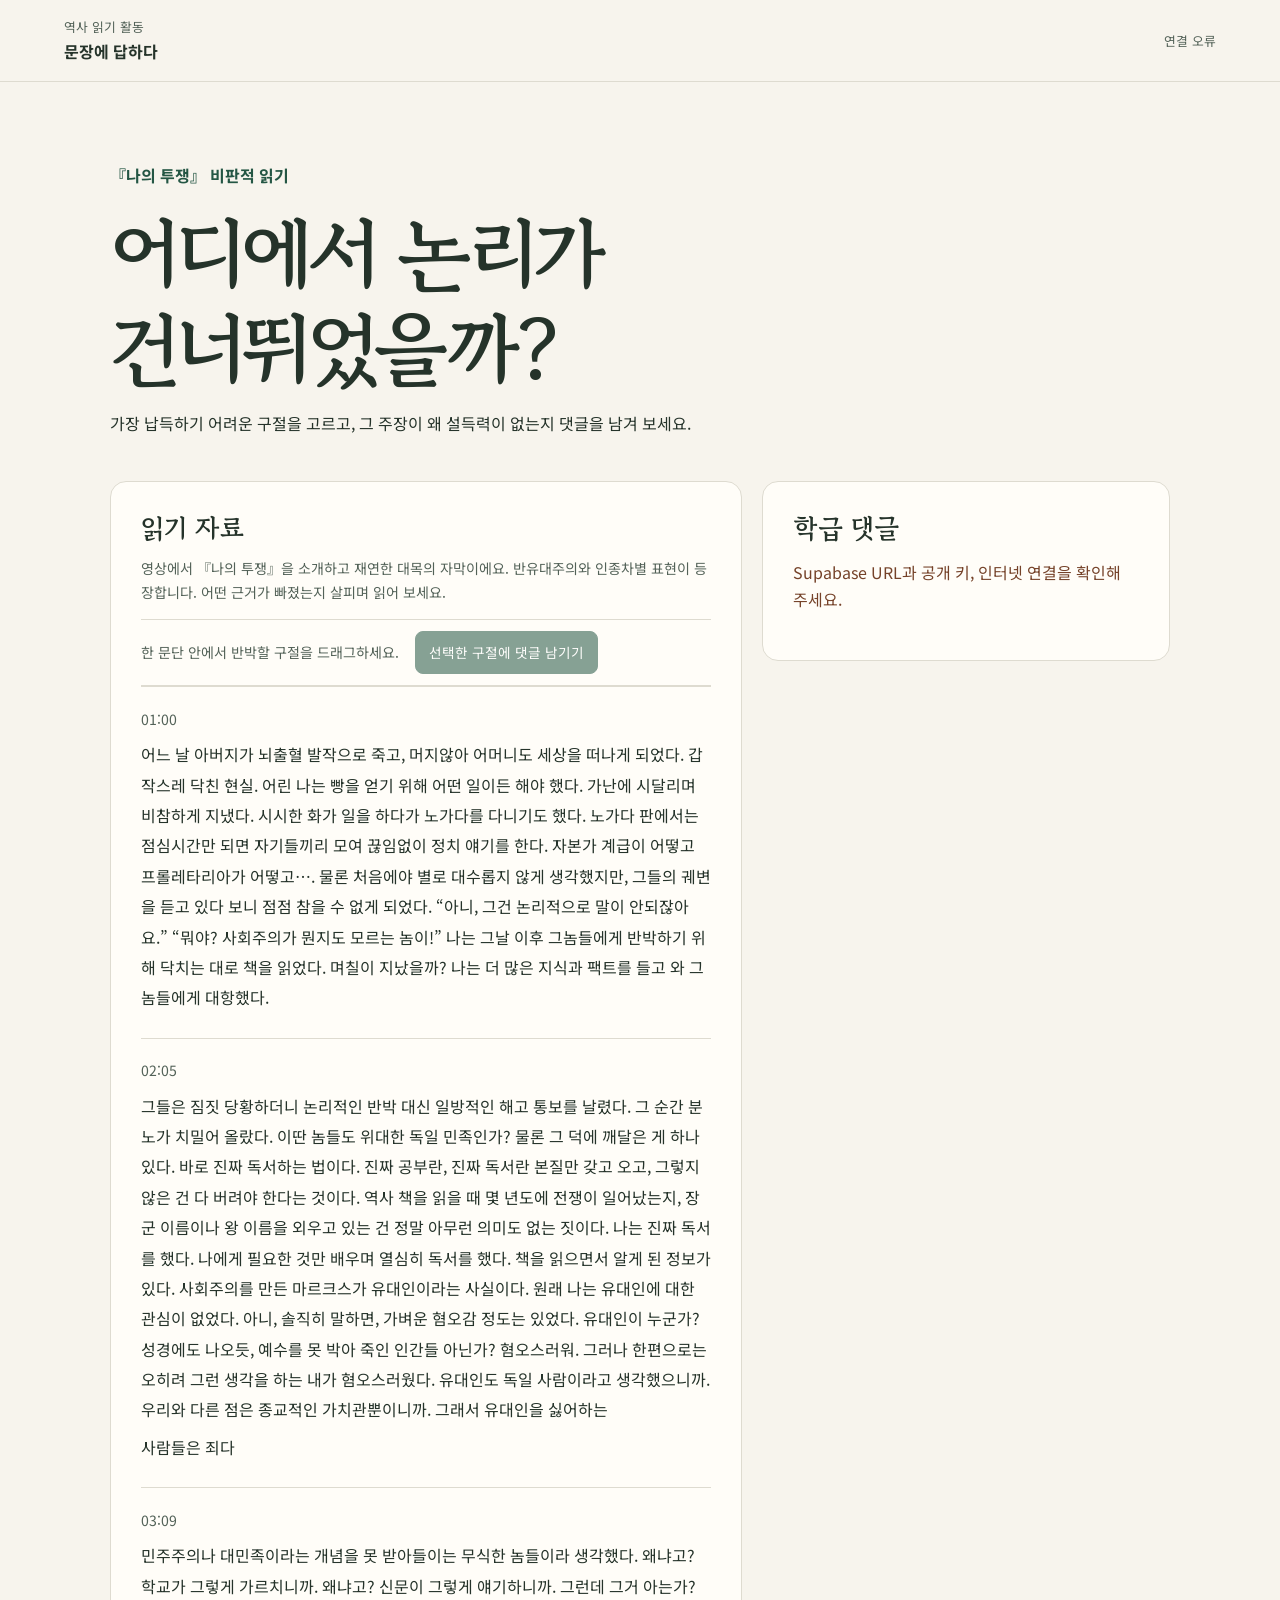
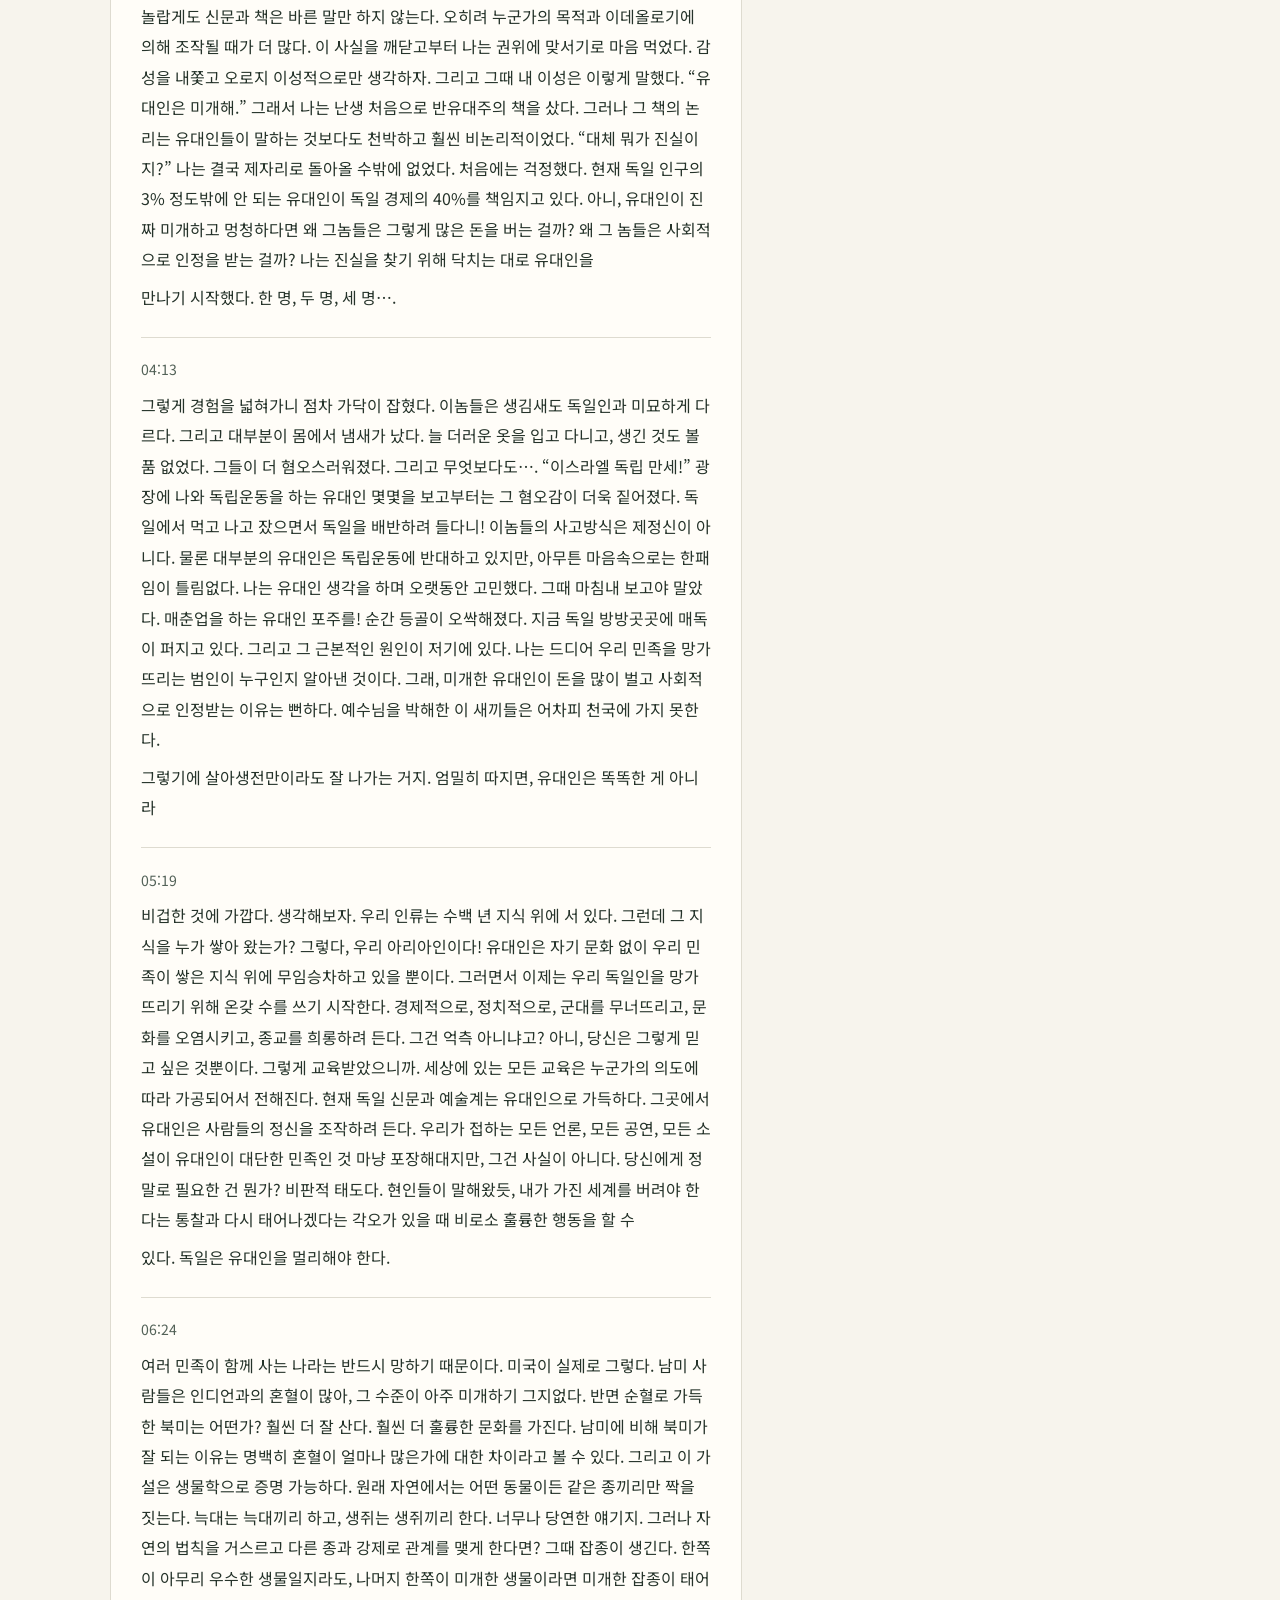
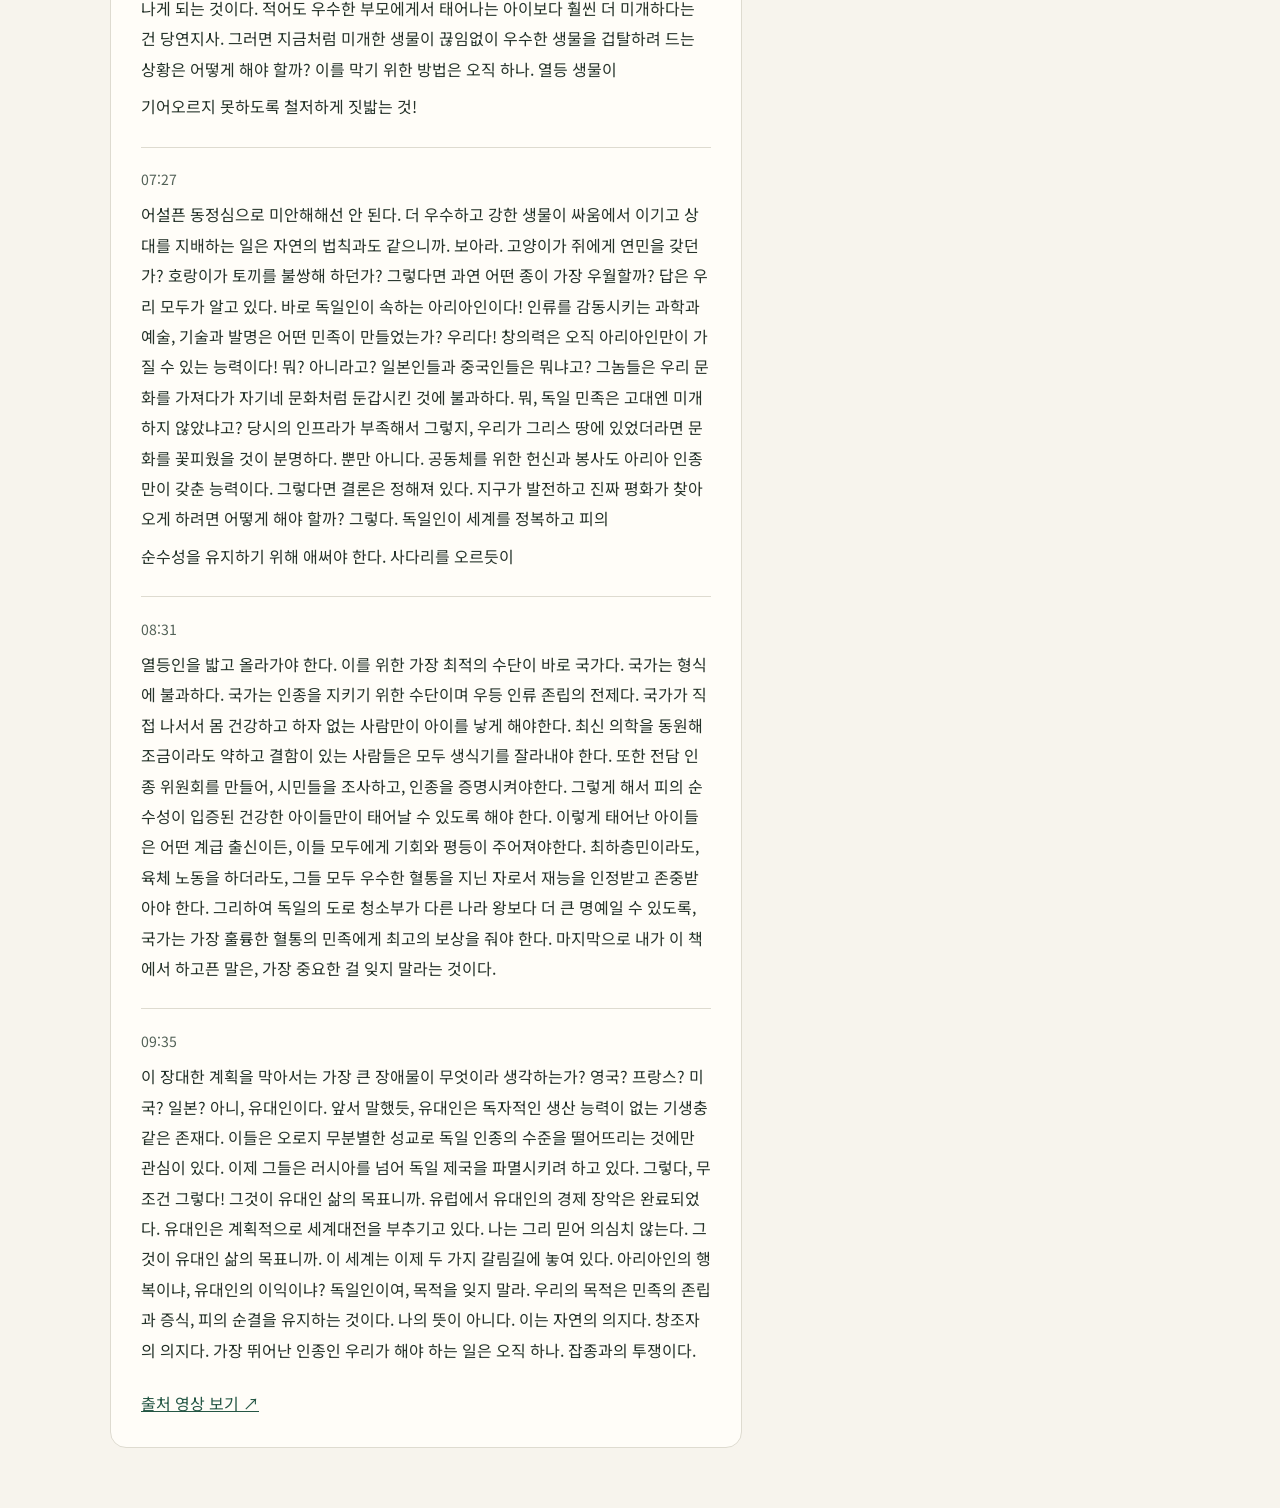
<file: docs/index.html>
<!doctype html>
<html lang="ko">
<head>
<meta charset="utf-8">
<meta name="viewport" content="width=device-width, initial-scale=1">
<title>문장에 답하다 | 역사 읽기</title>
<link rel="stylesheet" href="./style.css?v=2">
<script defer src="./config.js"></script>
<script type="module" src="./app.js?v=3"></script>
</head>
<body>
<header><div><span>역사 읽기 활동</span><strong>문장에 답하다</strong></div><div><p id="status" role="status"></p><button id="switch-room" type="button" hidden>학급 바꾸기</button></div></header>
<main>
<section class="intro">
<p class="topic">『나의 투쟁』 비판적 읽기</p>
<h1>어디에서 논리가<br>건너뛰었을까?</h1>
<p>가장 납득하기 어려운 구절을 고르고, 그 주장이 왜 설득력이 없는지 댓글을 남겨 보세요.</p>
</section>
<div class="layout">
<article aria-label="읽기 자료">
<h2>읽기 자료</h2>
<p class="muted">영상에서 『나의 투쟁』을 소개하고 재연한 대목의 자막이에요. 반유대주의와 인종차별 표현이 등장합니다. 어떤 근거가 빠졌는지 살피며 읽어 보세요.</p>
<div class="selection-bar">
  <p class="muted">한 문단 안에서 반박할 구절을 드래그하세요.</p>
  <button type="button" id="use-selection" disabled>선택한 구절에 댓글 남기기</button>
</div>
<div id="reading"></div>
<a href="https://www.youtube.com/watch?v=4xbwBdyCE3Q">출처 영상 보기 ↗</a>
</article>
<aside aria-label="학급 댓글">
<h2>학급 댓글</h2>
<form id="join" hidden>
<label for="code">학급 참여 코드</label>
<input id="code" required autocomplete="off" placeholder="선생님이 공유한 코드">
<button>입장하기</button>
</form>
<div id="discussion" hidden>
<p class="muted">같은 학급 친구들의 댓글이 여기에 올라와요.</p>
<form id="compose" hidden>
<blockquote id="picked"></blockquote>
<label for="alias">별명</label>
<input id="alias" maxlength="24" required placeholder="실명 대신 수업용 별명">
<label for="body">나의 반박</label>
<textarea id="body" rows="4" maxlength="1000" required placeholder="이 주장은 …을 전제로 하지만, … 때문에 설득력이 없다."></textarea>
<button>댓글 남기기</button>
</form>
<div id="comments"></div>
</div>
<p id="notice" role="status"></p>
</aside>
</div>
</main>
</body>
</html>
</file>
<file: docs/style.css>
@import url('https://fonts.googleapis.com/css2?family=Gowun+Batang:wght@400;700&family=Noto+Sans+KR:wght@400;500;600;700&display=swap');
:root { color-scheme: light; --paper:#f7f4ed; --ink:#25332a; --green:#245644; --line:#dedbd0; --muted:#536258; }
* { box-sizing:border-box; }
body { margin:0; background:var(--paper); color:var(--ink); font:16px/1.7 'Noto Sans KR',sans-serif; }
[hidden] { display:none !important; }
header { display:flex; justify-content:space-between; align-items:center; gap:1rem; padding:1rem max(5vw,1rem); border-bottom:1px solid var(--line); }
header span, header strong { display:block; }
header span, #status { color:var(--muted); font-size:.8rem; }
main { max-width:1180px; margin:auto; padding:0 clamp(16px,5vw,60px) 60px; }
.intro { padding:clamp(24px,5vw,66px) 0 28px; }
.topic { color:var(--green); font-weight:700; }
h1,h2 { font-family:'Gowun Batang',serif; line-height:1.18; margin:0; }
h1 { font-size:clamp(2.6rem,7vw,5rem); letter-spacing:-.055em; }
h2 { font-size:1.65rem; }
.layout { display:grid; grid-template-columns:minmax(0,1.55fr) minmax(0,1fr); gap:20px; align-items:start; }
article,aside { padding:clamp(17px,3vw,30px); border:1px solid var(--line); border-radius:16px; background:#fffdf8; min-width:0; }
article section { padding:1.1rem 0; border-top:1px solid var(--line); }
article section p { margin:.45rem 0; line-height:1.9; }
h3 { margin:0; font-size:1rem; }
.muted, time { font-size:.88rem; color:var(--muted); }
a { color:var(--green); }
button { background:var(--green); color:white; border:1px solid var(--green); border-radius:8px; padding:.55rem .8rem; cursor:pointer; font:inherit; font-size:.85rem; }
button:disabled { opacity:.55; cursor:wait; }
article button, .jump { background:transparent; color:var(--green); border-color:var(--line); }
form { display:grid; gap:7px; margin-top:1rem; }
input,textarea { width:100%; font:inherit; border:1px solid #8a968e; border-radius:8px; background:white; padding:.5rem .65rem; color:var(--ink); }
textarea { resize:vertical; }
blockquote { margin:.5rem 0; padding:.4rem .8rem; border-left:3px solid #60947b; background:#ebf1e9; overflow-wrap:anywhere; }
.comment { margin-top:1rem; border-top:1px solid var(--line); padding-top:1rem; overflow-wrap:anywhere; }
.comment p { white-space:pre-wrap; }
mark { background:#ffe19a; color:inherit; }
#notice { color:#754229; }
@media(max-width:740px) { .layout { grid-template-columns:1fr; } }

.selection-bar { position:sticky; top:0; z-index:1; display:flex; gap:.5rem 1rem; flex-wrap:wrap; align-items:center; background:#fffdf8; padding:.7rem 0; border-block:1px solid var(--line); }
.selection-bar p { margin:0; }
.selection-bar button { background:var(--green); color:white; border-color:var(--green); }
.selection-bar button:disabled { cursor:default; }
#reading p { scroll-margin-top:6rem; }
#reading p::selection { background:#b8e0cd; color:#172f25; }
</file>
